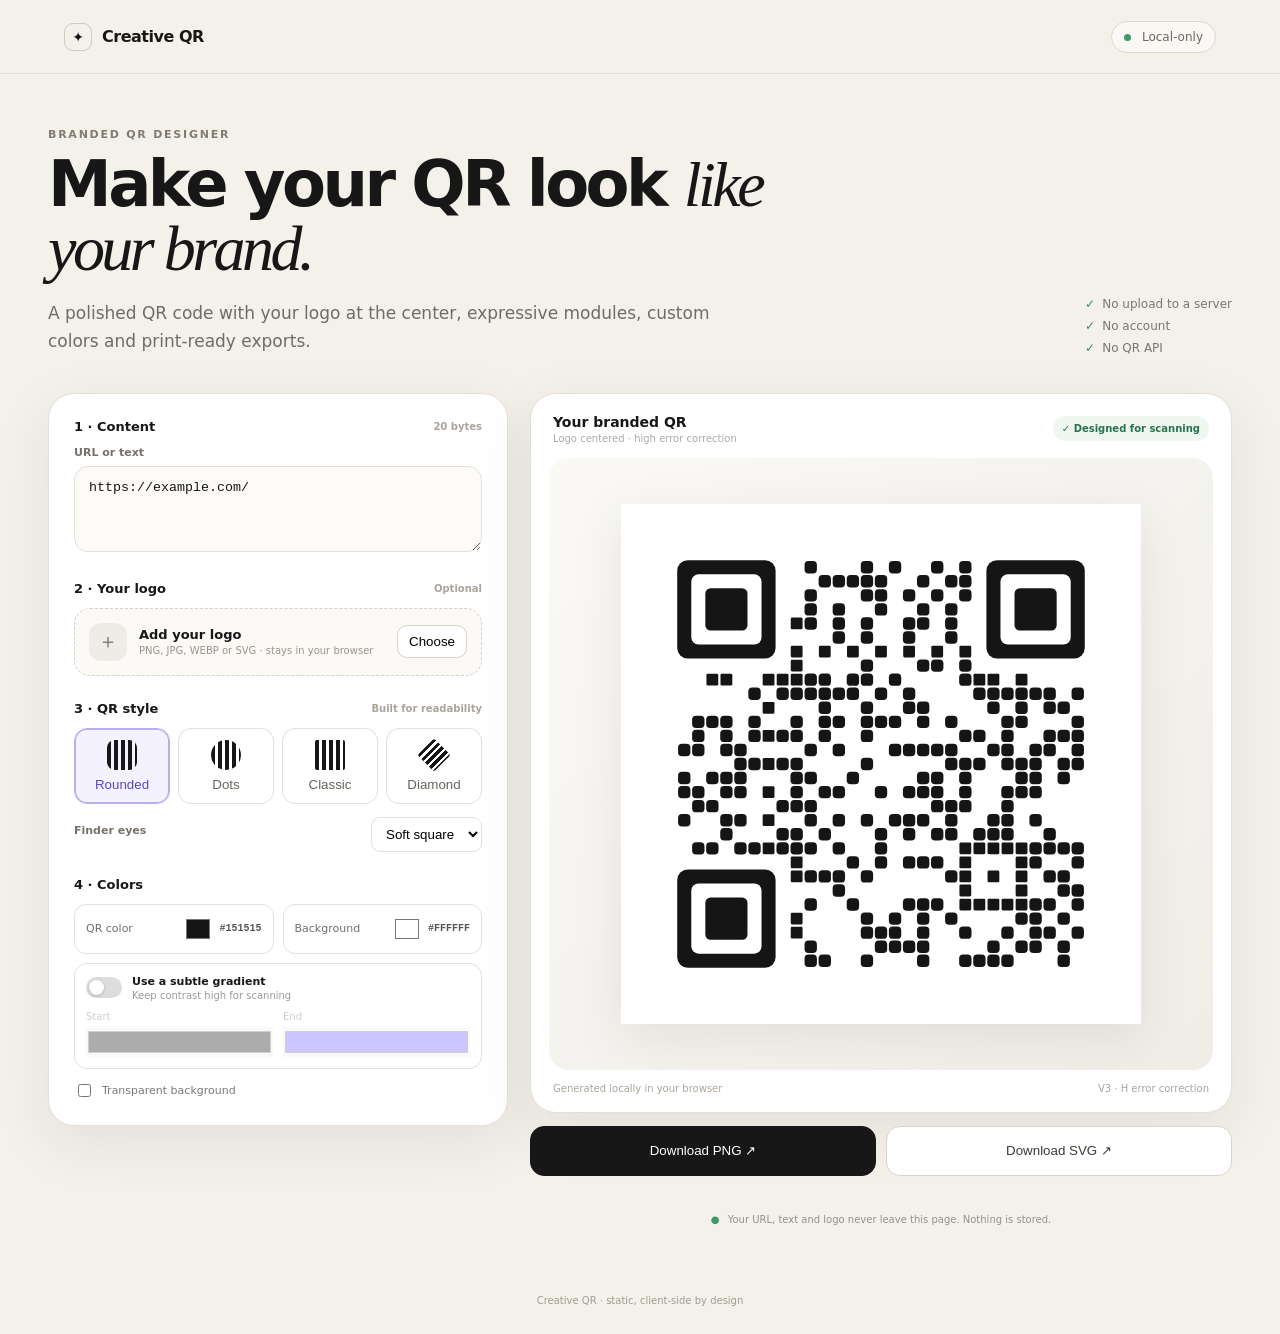
<file: index.html>
<!doctype html>
<html lang="en">
<head>
<meta charset="utf-8"><meta name="viewport" content="width=device-width,initial-scale=1">
<meta name="theme-color" content="#f4f1eb"><title>Creative QR — branded QR designer</title>
<style>
:root{--paper:#f4f1eb;--card:#fff;--ink:#171717;--muted:#77736c;--line:#e5e0d7;--accent:#6e5cf4;--accent-soft:#eeeaff;--good:#28734b;--warn:#a46714;--shadow:0 18px 60px rgba(35,30,20,.08)}*{box-sizing:border-box}html{background:var(--paper)}body{margin:0;color:var(--ink);font-family:Inter,ui-sans-serif,system-ui,-apple-system,BlinkMacSystemFont,"Segoe UI",sans-serif;min-height:100vh}.topbar{height:74px;border-bottom:1px solid rgba(30,25,18,.08);display:flex;align-items:center;justify-content:space-between;padding:0 5vw}.brand{display:flex;gap:10px;align-items:center;color:inherit;text-decoration:none;font-weight:800;letter-spacing:-.03em}.brand-mark{display:grid;place-items:center;width:28px;height:28px;border:1px solid #cfc9bf;border-radius:9px;font-size:14px}.local-badge{font-size:12px;color:#6c6861;border:1px solid #ddd7cd;background:#faf8f4;border-radius:999px;padding:8px 12px}.dot{display:inline-block;width:7px;height:7px;border-radius:50%;background:#3d9a68;margin-right:7px}.shell{max-width:1240px;margin:auto;padding:54px 28px 70px}.hero{display:flex;justify-content:space-between;gap:40px;align-items:end;margin-bottom:38px}.eyebrow{font-size:11px;font-weight:800;letter-spacing:.16em;color:#817b72;margin:0 0 12px}.hero h1{font-size:clamp(40px,5vw,68px);line-height:.98;letter-spacing:-.055em;margin:0;max-width:760px}.hero h1 em{font-family:Georgia,serif;font-weight:500}.lede{max-width:690px;color:#706c65;font-size:17px;line-height:1.6;margin:20px 0 0}.hero-points{display:flex;flex-direction:column;gap:8px;white-space:nowrap;color:#7b766e;font-size:12px}.hero-points span:before{content:'✓';margin-right:7px;color:#3b8b61}.workspace{display:grid;grid-template-columns:minmax(360px,460px) minmax(0,1fr);gap:22px;align-items:start}.card{background:var(--card);border:1px solid var(--line);border-radius:26px;box-shadow:var(--shadow)}.controls{padding:25px}.section-title{display:flex;justify-content:space-between;align-items:center;font-size:13px;font-weight:800;margin:0 0 12px}.section-title:not(:first-child){margin-top:25px}.tiny{font-size:10px;color:#aaa49a;font-weight:600}.field label,.eye-row label{display:block;font-size:11px;color:#777269;margin:0 0 7px;font-weight:700}.field textarea{width:100%;resize:vertical;border:1px solid var(--line);border-radius:14px;padding:13px 14px;font:14px/1.5 inherit;color:var(--ink);outline:none;background:#fcfbf8;min-height:86px}.field textarea:focus{border-color:#aaa1e9;box-shadow:0 0 0 3px var(--accent-soft)}.logo-upload{display:flex;align-items:center;gap:12px;border:1px dashed #d6d0c6;background:#fbfaf7;border-radius:16px;padding:14px;cursor:pointer;transition:.18s}.logo-upload:hover,.logo-upload.drag{border-color:#9e94ed;background:#f8f6ff}.upload-icon{width:38px;height:38px;border-radius:12px;background:#eeece7;display:grid;place-items:center;font-size:20px;color:#777269}.upload-copy{display:flex;flex-direction:column;gap:3px;flex:1}.upload-copy strong{font-size:13px}.upload-copy small{font-size:10px;color:#99938a}.mini-btn{border:1px solid #d8d2c8;background:#fff;border-radius:10px;padding:8px 11px;font:700 11px inherit;cursor:pointer}.logo-controls{padding:13px 2px 0}.logo-controls.disabled{display:none}.range-line{display:grid;grid-template-columns:1fr auto;gap:8px;align-items:center;font-size:12px;color:#716d66}.range-line output{font-size:11px;color:#aaa}.range-line input{grid-column:1/-1;width:100%;accent-color:var(--accent)}.segmented{display:flex;gap:6px;margin:12px 0}.seg{flex:1;border:1px solid var(--line);background:#fff;border-radius:10px;padding:8px;font:700 10px inherit;color:#777;cursor:pointer}.seg.active{border-color:#b6aef1;background:#f2efff;color:#5e50cf}.text-btn{border:0;background:none;padding:2px 0;color:#8d625c;font:700 11px inherit;cursor:pointer}.style-grid{display:grid;grid-template-columns:repeat(4,1fr);gap:8px}.style-btn{border:1px solid var(--line);background:#fff;border-radius:13px;padding:11px 5px;display:flex;align-items:center;gap:7px;justify-content:center;flex-direction:column;font:700 10px inherit;color:#67635c;cursor:pointer}.style-btn.active{border-color:#b7aff0;background:#f5f2ff;color:#5548c8;box-shadow:inset 0 0 0 1px #b7aff0}.style-preview{display:block;width:30px;height:30px;position:relative;background:repeating-linear-gradient(90deg,#171717 0 4px,transparent 4px 7px);border-radius:8px}.circle-preview{border-radius:50%}.square-preview{border-radius:2px}.diamond-preview{transform:scale(.78) rotate(45deg);border-radius:3px}.eye-row{display:flex;align-items:center;justify-content:space-between;margin-top:13px}.eye-row select{border:1px solid var(--line);background:#fff;border-radius:9px;padding:8px 10px;font:11px inherit}.color-grid{display:grid;grid-template-columns:1fr 1fr;gap:9px}.color-field{display:flex;justify-content:space-between;align-items:center;border:1px solid var(--line);border-radius:12px;padding:10px 11px;font-size:11px;color:#716d66}.color-field>span:last-child{display:flex;align-items:center;gap:7px}.color-field input{width:28px;height:28px;padding:0;border:0;background:none;cursor:pointer}.color-field code{font:600 10px ui-monospace,SFMono-Regular,Menlo,monospace;color:#555}.gradient-card{margin-top:9px;border:1px solid var(--line);border-radius:13px;padding:11px}.toggle-line{display:flex;gap:10px;align-items:center}.toggle-line strong{display:block;font-size:11px}.toggle-line small{display:block;color:#999;font-size:10px;margin-top:2px}.switch{position:relative;width:36px;height:21px;display:block}.switch input{display:none}.switch span{position:absolute;inset:0;border-radius:20px;background:#ddd}.switch span:after{content:'';position:absolute;width:15px;height:15px;top:3px;left:3px;background:white;border-radius:50%;transition:.15s;box-shadow:0 1px 3px #aaa}.switch input:checked+span{background:var(--accent)}.switch input:checked+span:after{transform:translateX(15px)}.gradient-colors{display:flex;gap:10px;padding-top:10px}.gradient-colors.disabled{opacity:.35;pointer-events:none}.gradient-colors label{flex:1;font-size:10px;color:#777}.gradient-colors input{display:block;margin-top:5px;width:100%;height:30px;border:0;padding:0}.check-line{display:flex;gap:8px;align-items:center;margin-top:12px;font-size:11px;color:#777}.check-line input{accent-color:var(--accent)}.preview-col{min-width:0}.preview-card{padding:18px}.preview-head{display:flex;align-items:center;justify-content:space-between;padding:2px 4px 14px}.preview-title{display:block;font-size:14px;font-weight:800}.preview-sub{display:block;font-size:10px;color:#aaa;margin-top:3px}.status{font-size:10px;border-radius:999px;padding:7px 9px;font-weight:800}.status.good{background:#eef8f1;color:var(--good)}.status.warn{background:#fff6e8;color:var(--warn)}.status.bad{background:#fff0ef;color:#a24f49}.preview{min-height:610px;border-radius:20px;background:linear-gradient(135deg,#faf9f6,#f0ede7);display:grid;place-items:center;overflow:hidden;padding:46px}.preview svg{width:min(100%,520px);height:auto;display:block;filter:drop-shadow(0 14px 24px rgba(20,18,12,.08))}.empty{color:#9b968d;font-size:13px}.preview-foot{display:flex;justify-content:space-between;padding:13px 4px 0;color:#aaa39a;font-size:10px}.download-row{display:grid;grid-template-columns:1fr 1fr;gap:10px;margin-top:13px}.download{height:50px;border:1px solid #d9d3ca;background:#fff;border-radius:14px;font:800 12px inherit;color:#3f3b35;cursor:pointer}.download.primary{background:#171717;color:#fff;border-color:#171717}.download:hover{transform:translateY(-1px)}.message{min-height:18px;color:#a24f49;font-size:11px;margin:10px 3px}.privacy-note{font-size:10px;color:#969088;text-align:center;margin-top:9px}.privacy-note span{color:#3d9a68;margin-right:5px}footer{text-align:center;color:#a19b92;font-size:10px;padding:0 0 28px}@media(max-width:900px){.hero{align-items:start;flex-direction:column}.hero-points{flex-direction:row;flex-wrap:wrap}.workspace{grid-template-columns:1fr}.preview{min-height:500px}}@media(max-width:560px){.shell{padding:32px 15px 50px}.topbar{padding:0 18px}.hero h1{font-size:42px}.controls{padding:18px;border-radius:20px}.style-grid{grid-template-columns:repeat(2,1fr)}.preview{min-height:390px;padding:22px}.download-row{grid-template-columns:1fr}.color-grid{grid-template-columns:1fr}.hero-points{font-size:10px}.preview-head{align-items:start;gap:10px}}

</style>
</head>
<body>
<header class="topbar"><a class="brand" href="#" aria-label="Creative QR home"><span class="brand-mark">✦</span><span>Creative QR</span></a><span class="local-badge"><span class="dot"></span> Local-only</span></header>
<main class="shell">
<section class="hero"><div><p class="eyebrow">BRANDED QR DESIGNER</p><h1>Make your QR look <em>like your brand.</em></h1><p class="lede">A polished QR code with your logo at the center, expressive modules, custom colors and print-ready exports.</p></div><div class="hero-points"><span>No upload to a server</span><span>No account</span><span>No QR API</span></div></section>
<div class="workspace">
<section class="controls card">
  <div class="section-title"><span>1 · Content</span><span class="tiny" id="charCount">0 bytes</span></div>
  <div class="field"><label for="content">URL or text</label><textarea id="content" rows="3" spellcheck="false">https://example.com/</textarea></div>

  <div class="section-title"><span>2 · Your logo</span><span class="tiny">Optional</span></div>
  <div class="logo-upload" id="logoDrop">
    <input id="logoFile" type="file" accept="image/png,image/jpeg,image/webp,image/svg+xml" hidden>
    <div class="upload-icon">＋</div><div class="upload-copy"><strong id="uploadTitle">Add your logo</strong><small id="uploadHint">PNG, JPG, WEBP or SVG · stays in your browser</small></div><button type="button" id="chooseLogo" class="mini-btn">Choose</button>
  </div>
  <div class="logo-controls disabled" id="logoControls">
    <label class="range-line"><span>Logo size</span><output id="logoSizeOut">22%</output><input id="logoSize" type="range" min="14" max="30" value="22"></label>
    <div class="segmented" role="group" aria-label="Logo shape"><button class="seg active" data-logo-shape="square">Rounded square</button><button class="seg" data-logo-shape="circle">Circle</button></div>
    <button type="button" id="removeLogo" class="text-btn">Remove logo</button>
  </div>

  <div class="section-title"><span>3 · QR style</span><span class="tiny">Built for readability</span></div>
  <div class="style-grid">
    <button class="style-btn active" data-style="rounded"><span class="style-preview rounded-preview"></span><span>Rounded</span></button>
    <button class="style-btn" data-style="circle"><span class="style-preview circle-preview"></span><span>Dots</span></button>
    <button class="style-btn" data-style="square"><span class="style-preview square-preview"></span><span>Classic</span></button>
    <button class="style-btn" data-style="diamond"><span class="style-preview diamond-preview"></span><span>Diamond</span></button>
  </div>
  <div class="eye-row"><label for="eyeStyle">Finder eyes</label><select id="eyeStyle"><option value="soft">Soft square</option><option value="classic">Classic</option><option value="circle">Circle</option></select></div>

  <div class="section-title"><span>4 · Colors</span></div>
  <div class="color-grid">
    <label class="color-field"><span>QR color</span><span><input id="fg" type="color" value="#151515"><code id="fgHex">#151515</code></span></label>
    <label class="color-field"><span>Background</span><span><input id="bg" type="color" value="#ffffff"><code id="bgHex">#FFFFFF</code></span></label>
  </div>
  <div class="gradient-card"><div class="toggle-line"><label class="switch"><input id="gradient" type="checkbox"><span></span></label><div><strong>Use a subtle gradient</strong><small>Keep contrast high for scanning</small></div></div><div id="gradientColors" class="gradient-colors disabled"><label>Start <input id="ga" type="color" value="#151515"></label><label>End <input id="gb" type="color" value="#725cff"></label></div></div>
  <label class="check-line"><input id="transparent" type="checkbox"><span>Transparent background</span></label>
</section>
<section class="preview-col">
  <div class="preview-card card"><div class="preview-head"><div><span class="preview-title">Your branded QR</span><span class="preview-sub">Logo centered · high error correction</span></div><span id="status" class="status good">✓ Scan-ready</span></div><div id="preview" class="preview"><div class="empty">Generating…</div></div><div class="preview-foot"><span>Generated locally in your browser</span><span id="versionInfo">—</span></div></div>
  <div class="download-row"><button id="png" class="download primary">Download PNG <span>↗</span></button><button id="svg" class="download">Download SVG <span>↗</span></button></div>
  <p id="message" class="message"></p>
  <div class="privacy-note"><span>●</span> Your URL, text and logo never leave this page. Nothing is stored.</div>
</section>
</div>
</main><footer>Creative QR · static, client-side by design</footer>
<script>
/*
 * Creative QR — local QR encoder
 *
 * The matrix encoder is a compact browser port of the QR construction used by
 * the Python `qrcode` project (MIT), with the RS block table derived from its
 * published constants. No network requests are made by this file.
 */
(function(global) {
  'use strict';
  const RS_H = [[[1, 26, 9]], [[1, 44, 16]], [[2, 35, 13]], [[4, 25, 9]], [[2, 33, 11], [2, 34, 12]], [[4, 43, 15]], [[4, 39, 13], [1, 40, 14]], [[4, 40, 14], [2, 41, 15]], [[4, 36, 12], [4, 37, 13]], [[6, 43, 15], [2, 44, 16]], [[3, 36, 12], [8, 37, 13]], [[7, 42, 14], [4, 43, 15]], [[12, 33, 11], [4, 34, 12]], [[11, 36, 12], [5, 37, 13]], [[11, 36, 12], [7, 37, 13]], [[3, 45, 15], [13, 46, 16]], [[2, 42, 14], [17, 43, 15]], [[2, 42, 14], [19, 43, 15]], [[9, 39, 13], [16, 40, 14]], [[15, 43, 15], [10, 44, 16]], [[19, 46, 16], [6, 47, 17]], [[34, 37, 13]], [[16, 45, 15], [14, 46, 16]], [[30, 46, 16], [2, 47, 17]], [[22, 45, 15], [13, 46, 16]], [[33, 46, 16], [4, 47, 17]], [[12, 45, 15], [28, 46, 16]], [[11, 45, 15], [31, 46, 16]], [[19, 45, 15], [26, 46, 16]], [[23, 45, 15], [25, 46, 16]], [[23, 45, 15], [28, 46, 16]], [[19, 45, 15], [35, 46, 16]], [[11, 45, 15], [46, 46, 16]], [[59, 46, 16], [1, 47, 17]], [[22, 45, 15], [41, 46, 16]], [[2, 45, 15], [64, 46, 16]], [[24, 45, 15], [46, 46, 16]], [[42, 45, 15], [32, 46, 16]], [[10, 45, 15], [67, 46, 16]], [[20, 45, 15], [61, 46, 16]]];
  const ALIGN = [[], [6, 18], [6, 22], [6, 26], [6, 30], [6, 34], [6, 22, 38], [6, 24, 42], [6, 26, 46], [6, 28, 50], [6, 30, 54], [6, 32, 58], [6, 34, 62], [6, 26, 46, 66], [6, 26, 48, 70], [6, 26, 50, 74], [6, 30, 54, 78], [6, 30, 56, 82], [6, 30, 58, 86], [6, 34, 62, 90], [6, 28, 50, 72, 94], [6, 26, 50, 74, 98], [6, 30, 54, 78, 102], [6, 28, 54, 80, 106], [6, 32, 58, 84, 110], [6, 30, 58, 86, 114], [6, 34, 62, 90, 118], [6, 26, 50, 74, 98, 122], [6, 30, 54, 78, 102, 126], [6, 26, 52, 78, 104, 130], [6, 30, 56, 82, 108, 134], [6, 34, 60, 86, 112, 138], [6, 30, 58, 86, 114, 142], [6, 34, 62, 90, 118, 146], [6, 30, 54, 78, 102, 126, 150], [6, 24, 50, 76, 102, 128, 154], [6, 28, 54, 80, 106, 132, 158], [6, 32, 58, 84, 110, 136, 162], [6, 26, 54, 82, 110, 138, 166], [6, 30, 58, 86, 114, 142, 170]];
  const G15=(1<<10)|(1<<8)|(1<<5)|(1<<4)|(1<<2)|(1<<1)|1;
  const G18=(1<<12)|(1<<11)|(1<<10)|(1<<9)|(1<<8)|(1<<5)|(1<<2)|1;
  const G15_MASK=(1<<14)|(1<<12)|(1<<10)|(1<<4)|(1<<1);
  const ECC_FORMAT=2; // QR H error correction format bits 10.

  function bchDigit(x) { let n=0; while(x){n++;x>>>=1;} return n; }
  function bchTypeInfo(data) { let d=data<<10; while(bchDigit(d)-bchDigit(G15)>=0) d ^= G15 << (bchDigit(d)-bchDigit(G15)); return ((data<<10)|d)^G15_MASK; }
  function bchTypeNumber(data) { let d=data<<12; while(bchDigit(d)-bchDigit(G18)>=0) d ^= G18 << (bchDigit(d)-bchDigit(G18)); return (data<<12)|d; }
  function maskFunc(p,i,j) {
    if(p===0) return (i+j)%2===0; if(p===1) return i%2===0; if(p===2) return j%3===0;
    if(p===3) return (i+j)%3===0; if(p===4) return (Math.floor(i/2)+Math.floor(j/3))%2===0;
    if(p===5) return ((i*j)%2+(i*j)%3)===0; if(p===6) return (((i*j)%2+(i*j)%3)%2)===0;
    return (((i*j)%3+(i+j)%2)%2)===0;
  }
  class Bits { constructor(){this.a=[];this.n=0;} put(v,n){for(let i=n-1;i>=0;i--)this.putBit(((v>>>i)&1)!==0);} putBit(bit){const k=this.n>>3;if(this.a.length<=k)this.a.push(0);if(bit)this.a[k]|=0x80>>(this.n&7);this.n++;} get(i){return ((this.a[i>>3]>>(7-(i&7)))&1)!==0;} }

  function utf8(s) { const out=[]; for(const ch of s) { const cp=ch.codePointAt(0); if(cp<=0x7f) out.push(cp); else if(cp<=0x7ff) out.push(0xc0|(cp>>6),0x80|(cp&63)); else if(cp<=0xffff) out.push(0xe0|(cp>>12),0x80|((cp>>6)&63),0x80|(cp&63)); else out.push(0xf0|(cp>>18),0x80|((cp>>12)&63),0x80|((cp>>6)&63),0x80|(cp&63)); } return out; }
  function gfMul(a,b) { let r=0; for(let i=0;i<8;i++){if(b&1)r^=a; const hi=a&0x80;a=(a<<1)&255;if(hi)a^=0x1d;b>>>=1;} return r; }
  function rsGenerator(deg) { let g=[1]; for(let i=0;i<deg;i++){const root=(()=>{let x=1;for(let k=0;k<i;k++)x=gfMul(x,2);return x;})(); const ng=new Array(g.length+1).fill(0); for(let j=0;j<g.length;j++){ng[j]^=g[j];ng[j+1]^=gfMul(g[j],root);} g=ng;} return g.slice(1); }
  const GEN=Array.from({length:31},(_,d)=>d?rsGenerator(d):[]);
  function rsRemainder(data, ec) { const gen=GEN[ec], r=new Uint8Array(ec); for(const b of data){const f=b^r[0]; r.copyWithin(0,1);r[ec-1]=0;for(let j=0;j<ec;j++)r[j]^=gfMul(gen[j],f);} return Array.from(r); }

  function blocksFor(v) { const e=RS_H[v-1], a=[]; for(const g of e) for(let i=0;i<g[0];i++) a.push({total:g[1],data:g[2]}); return a; }
  function dataCodewords(bytes,v) {
    const blocks=blocksFor(v), cap=blocks.reduce((s,b)=>s+b.data,0)*8;
    const bits=new Bits(); bits.put(0x4,4); bits.put(bytes.length,v<10?8:16); for(const b of bytes)bits.put(b,8);
    if(bits.n>cap) return null; for(let i=0;i<Math.min(4,cap-bits.n);i++)bits.putBit(false); while(bits.n%8)bits.putBit(false);
    let pad=true; while(bits.n<cap){bits.put(pad?0xec:0x11,8);pad=!pad;}
    const dc=[]; for(let off=0;off<bits.a.length;){ const count=blocks[dc.length]?.data; if(count===undefined)break; dc.push(bits.a.slice(off,off+count)); off+=count; }
    // The slice above groups bytes in data-block order.
    const ecs=[]; let off=0; for(const b of blocks){const d=bits.a.slice(off,off+b.data);off+=b.data;ecs.push(rsRemainder(d,b.total-b.data));}
    const out=[]; const maxD=Math.max(...blocks.map(b=>b.data)), maxE=Math.max(...blocks.map(b=>b.total-b.data));
    for(let i=0;i<maxD;i++)for(let k=0;k<dc.length;k++)if(i<dc[k].length)out.push(dc[k][i]);
    for(let i=0;i<maxE;i++)for(let k=0;k<ecs.length;k++)if(i<ecs[k].length)out.push(ecs[k][i]);
    return out;
  }

  function blank(v) { const n=17+4*v, m=Array.from({length:n},()=>Array(n).fill(null)); const fn=Array.from({length:n},()=>Array(n).fill(false));
    const set=(x,y,val,id=true)=>{if(x>=0&&y>=0&&x<n&&y<n){m[y][x]=val;fn[y][x]=id;}};
    const finder=(ox,oy)=>{for(let dy=-1;dy<=7;dy++)for(let dx=-1;dx<=7;dx++){let val=false;if(dx>=0&&dx<=6&&dy>=0&&dy<=6&&(dx===0||dx===6||dy===0||dy===6||(dx>=2&&dx<=4&&dy>=2&&dy<=4)))val=true;set(ox+dx,oy+dy,val);}};
    finder(0,0);finder(n-7,0);finder(0,n-7);
    const ac=ALIGN[v-1]||[]; for(const y of ac)for(const x of ac){if(m[y][x]!==null)continue;for(let dy=-2;dy<=2;dy++)for(let dx=-2;dx<=2;dx++)set(x+dx,y+dy,Math.max(Math.abs(dx),Math.abs(dy))===2||(dx===0&&dy===0));}
    for(let i=8;i<n-8;i++){if(m[6][i]===null)set(i,6,i%2===0);if(m[i][6]===null)set(6,i,i%2===0);}
    // reserve format/version info
    for(let i=0;i<15;i++){ if(i<6)set(8,i,false);else if(i<8)set(8,i+1,false);else set(8,n-15+i,false); if(i<8)set(n-i-1,8,false);else if(i<9)set(15-i,8,false);else set(15-i-1,8,false); }
    set(8,n-8,true);
    if(v>=7){const bits=bchTypeNumber(v);for(let i=0;i<18;i++){const bit=((bits>>>i)&1)!==0;const a=Math.floor(i/3),b=i%3+n-8-3;set(b,a,bit);set(a,b,bit);}}
    return {m,fn,n};
  }
  function drawFormat(m,fn,v,mask,test=false) { const n=17+4*v,bits=bchTypeInfo((ECC_FORMAT<<3)|mask);for(let i=0;i<15;i++){const bit=!test&&((bits>>>i)&1)!==0;if(i<6)m[i][8]=bit;else if(i<8)m[i+1][8]=bit;else m[n-15+i][8]=bit;if(i<8)m[8][n-i-1]=bit;else if(i<9)m[8][15-i]=bit;else m[8][15-i-1]=bit;fn[i<6?i:i<8?i+1:n-15+i][8]=true;fn[8][i<8?n-i-1:i<9?15-i:15-i-1]=true;} m[n-8][8]=!test;fn[n-8][8]=true; }
  function mapData(m,fn,data,mask) { const n=m.length;let row=n-1,inc=-1,bi=7,by=0;for(let col=n-1;col>0;col-=2){if(col===6)col--;while(true){for(const c of [col,col-1])if(!fn[row][c]){let dark=by<data.length?((data[by]>>>bi)&1)!==0:false;if(maskFunc(mask,row,c))dark=!dark;m[row][c]=dark;bi--;if(bi<0){by++;bi=7;}}row+=inc;if(row<0||row>=n){row-=inc;inc=-inc;break;}}}}
  function penalty(m) { const n=m.length;let p=0;for(let y=0;y<n;y++){let run=1;for(let x=1;x<n;x++){if(m[y][x]===m[y][x-1])run++;else{if(run>=5)p+=3+run-5;run=1;}}if(run>=5)p+=3+run-5;}for(let x=0;x<n;x++){let run=1;for(let y=1;y<n;y++){if(m[y][x]===m[y-1][x])run++;else{if(run>=5)p+=3+run-5;run=1;}}if(run>=5)p+=3+run-5;}for(let y=0;y<n-1;y++)for(let x=0;x<n-1;x++){const s=m[y][x]+m[y][x+1]+m[y+1][x]+m[y+1][x+1];if(s===0||s===4)p+=3;}
    const pat=(a)=>a.join('')==='10111010000'||a.join('')==='00001011101';for(let y=0;y<n;y++)for(let x=0;x<=n-11;x++)if(pat(m[y].slice(x,x+11).map(Boolean)))p+=40;for(let x=0;x<n;x++)for(let y=0;y<=n-11;y++){let a=[];for(let k=0;k<11;k++)a.push(!!m[y+k][x]);if(pat(a))p+=40;}
    let dark=0;for(const r of m)for(const b of r)if(b)dark++;p+=Math.floor(Math.abs(dark*100/(n*n)-50)/5)*10;return p;
  }
  function makeMatrix(bytes,v,mask,test=false){const q=blank(v);drawFormat(q.m,q.fn,v,mask,test);const data=dataCodewords(bytes,v);mapData(q.m,q.fn,data,mask);return q;}
  function encode(text, minVersion=1) { const bytes=utf8(text);let version=Math.max(1,Math.min(40,minVersion));while(version<=40&&!dataCodewords(bytes,version))version++;if(version>40)throw new Error(`This content is ${bytes.length.toLocaleString()} bytes. A version 40 QR with high error correction can hold about ${blocksFor(40).reduce((s,b)=>s+b.data,0).toLocaleString()} bytes in this encoder. Try a shorter URL or text.`);let bestMask=0,bestP=Infinity;for(let mask=0;mask<8;mask++){const q=makeMatrix(bytes,version,mask,true);const p=penalty(q.m);if(p<bestP){bestP=p;bestMask=mask;}}const final=makeMatrix(bytes,version,bestMask,false);return {...final,version,mask:bestMask,bytes:bytes.length}; }
  global.CreativeQR={encode,versionCapacity:(v)=>blocksFor(v).reduce((s,b)=>s+b.data,0)};
})(window);

</script>
<script>
const $=s=>document.querySelector(s), $$=s=>[...document.querySelectorAll(s)];
const content=$('#content'),preview=$('#preview'),message=$('#message'),status=$('#status');
const state={style:'rounded',eye:'soft',fg:'#151515',bg:'#ffffff',gradient:false,transparent:false,ga:'#151515',gb:'#725cff',logo:null,logoShape:'square',logoSize:22,qr:null,svg:''};
let timer=0;

function hexInput(id,key,out){$(id).addEventListener('input',e=>{state[key]=e.target.value;$(out).textContent=e.target.value.toUpperCase();render()})}
hexInput('#fg','fg','#fgHex');hexInput('#bg','bg','#bgHex');
$$('.style-btn').forEach(b=>b.addEventListener('click',()=>{state.style=b.dataset.style;$$('.style-btn').forEach(x=>x.classList.toggle('active',x===b));render()}));
$$('.seg').forEach(b=>b.addEventListener('click',()=>{state.logoShape=b.dataset.logoShape;$$('.seg').forEach(x=>x.classList.toggle('active',x===b));render()}));
$('#eyeStyle').addEventListener('change',e=>{state.eye=e.target.value;render()});
$('#gradient').addEventListener('change',e=>{state.gradient=e.target.checked;$('#gradientColors').classList.toggle('disabled',!state.gradient);render()});
$('#transparent').addEventListener('change',e=>{state.transparent=e.target.checked;render()});
$('#ga').addEventListener('input',e=>{state.ga=e.target.value;render()});$('#gb').addEventListener('input',e=>{state.gb=e.target.value;render()});
content.addEventListener('input',()=>{clearTimeout(timer);timer=setTimeout(render,90)});
$('#logoSize').addEventListener('input',e=>{state.logoSize=+e.target.value;$('#logoSizeOut').textContent=`${state.logoSize}%`;render()});

const drop=$('#logoDrop'),file=$('#logoFile');
$('#chooseLogo').addEventListener('click',e=>{e.stopPropagation();file.click()});drop.addEventListener('click',e=>{if(e.target.id!=='chooseLogo')file.click()});
['dragenter','dragover'].forEach(ev=>drop.addEventListener(ev,e=>{e.preventDefault();drop.classList.add('drag')}));['dragleave','drop'].forEach(ev=>drop.addEventListener(ev,e=>{e.preventDefault();drop.classList.remove('drag')}));
drop.addEventListener('drop',e=>{const f=e.dataTransfer.files[0];if(f)loadLogo(f)});file.addEventListener('change',e=>{const f=e.target.files[0];if(f)loadLogo(f)});
$('#removeLogo').addEventListener('click',()=>{state.logo=null;file.value='';$('#logoControls').classList.add('disabled');$('#uploadTitle').textContent='Add your logo';$('#uploadHint').textContent='PNG, JPG, WEBP or SVG · stays in your browser';render()});

function loadLogo(f){if(!/^image\/(png|jpeg|webp|svg\+xml)$/.test(f.type)){message.textContent='Please choose a PNG, JPG, WEBP or SVG logo.';return}if(f.size>6*1024*1024){message.textContent='That logo is larger than 6 MB. Please choose a smaller file.';return}const r=new FileReader();r.onload=()=>{const img=new Image();img.onload=()=>{const max=1200,scale=Math.min(1,max/img.naturalWidth,max/img.naturalHeight),w=Math.max(1,Math.round(img.naturalWidth*scale)),h=Math.max(1,Math.round(img.naturalHeight*scale));const c=document.createElement('canvas');c.width=w;c.height=h;const x=c.getContext('2d');x.drawImage(img,0,0,w,h);state.logo=c.toDataURL('image/png');$('#logoControls').classList.remove('disabled');$('#uploadTitle').textContent=f.name;$('#uploadHint').textContent='Loaded locally · ready to style';render()};img.onerror=()=>{message.textContent='That logo could not be read. Try a PNG or JPG.'};img.src=r.result};r.readAsDataURL(f)}

function modulePath(style,x,y,s){const cx=x+s/2,cy=y+s/2;if(style==='circle')return `<circle cx="${cx.toFixed(3)}" cy="${cy.toFixed(3)}" r="${(s*.42).toFixed(3)}"/>`;if(style==='diamond')return `<path d="M ${cx.toFixed(3)} ${y.toFixed(3)} L ${(x+s).toFixed(3)} ${cy.toFixed(3)} L ${cx.toFixed(3)} ${(y+s).toFixed(3)} L ${x.toFixed(3)} ${cy.toFixed(3)} Z"/>`;const r=style==='rounded'?s*.28:0;return `<rect x="${(x+s*.06).toFixed(3)}" y="${(y+s*.06).toFixed(3)}" width="${(s*.88).toFixed(3)}" height="${(s*.88).toFixed(3)}" rx="${r.toFixed(3)}"/>`}
function eyeShape(x,y,s,style,fill,bg){if(style==='circle'){return `<circle cx="${x+3.5*s}" cy="${y+3.5*s}" r="3.5" fill="${fill}"/><circle cx="${x+3.5*s}" cy="${y+3.5*s}" r="2.05" fill="${bg}"/><circle cx="${x+3.5*s}" cy="${y+3.5*s}" r="1" fill="${fill}"/>`}
const r=style==='soft'?'.75':'.15';return `<rect x="${x}" y="${y}" width="${7*s}" height="${7*s}" rx="${r*s}" fill="${fill}"/><rect x="${x+s}" y="${y+s}" width="${5*s}" height="${5*s}" rx="${r*s*.7}" fill="${bg}"/><rect x="${x+2*s}" y="${y+2*s}" width="${3*s}" height="${3*s}" rx="${r*s*.5}" fill="${fill}"/>`}
function buildSvg(qr){const n=qr.n,qz=4,total=n+qz*2,fg=state.gradient?'url(#g)':state.fg,bg=state.bg;let s=`<svg xmlns="http://www.w3.org/2000/svg" viewBox="0 0 ${total} ${total}" role="img" aria-label="Branded QR code">`;if(state.gradient)s+=`<defs><linearGradient id="g" x1="0" y1="0" x2="1" y2="1"><stop offset="0" stop-color="${state.ga}"/><stop offset="1" stop-color="${state.gb}"/></linearGradient></defs>`;if(!state.transparent)s+=`<rect width="${total}" height="${total}" fill="${bg}"/>`;s+=`<g fill="${fg}">`;
for(let y=0;y<n;y++)for(let x=0;x<n;x++)if(qr.m[y][x] && !qr.fn[y][x])s+=modulePath(state.style,qz+x,qz+y,1);
s+='</g>';
s+=`<g>`+eyeShape(qz,qz,1,state.eye,fg,bg)+eyeShape(qz+n-7,qz,1,state.eye,fg,bg)+eyeShape(qz,qz+n-7,1,state.eye,fg,bg)+`</g>`;
// Preserve protected QR areas (timing, alignment, format/version) exactly as encoded.
s+=`<g fill="${fg}">`;for(let y=0;y<n;y++)for(let x=0;x<n;x++){if(!qr.fn[y][x]||!qr.m[y][x])continue;if((x<8&&y<8)||(x>=n-8&&y<8)||(x<8&&y>=n-8))continue;s+=`<rect x="${qz+x+.08}" y="${qz+y+.08}" width=".84" height=".84" rx=".1"/>`}s+='</g>';
if(state.logo){const center=total/2,size=total*(state.logoSize/100),pad=size*.13,outer=size+pad*2;const x=center-outer/2,y=center-outer/2,r=state.logoShape==='circle'?outer/2:outer*.18;s+=`<g><rect x="${x.toFixed(3)}" y="${y.toFixed(3)}" width="${outer.toFixed(3)}" height="${outer.toFixed(3)}" rx="${r.toFixed(3)}" fill="${bg}"/>`;const ir=state.logoShape==='circle'?size/2:size*.14;s+=`<image href="${state.logo}" x="${(center-size/2).toFixed(3)}" y="${(center-size/2).toFixed(3)}" width="${size.toFixed(3)}" height="${size.toFixed(3)}" preserveAspectRatio="xMidYMid meet" clip-path="url(#logoClip)"/>`;s+=`<defs><clipPath id="logoClip"><rect x="${(center-size/2).toFixed(3)}" y="${(center-size/2).toFixed(3)}" width="${size.toFixed(3)}" height="${size.toFixed(3)}" rx="${ir.toFixed(3)}"/></clipPath></defs></g>`}
s+='</svg>';return s}

function contrastRatio(a,b){const lum=h=>{const c=h.slice(1).match(/../g).map(x=>parseInt(x,16)/255).map(v=>v<=.03928?v/12.92:Math.pow((v+.055)/1.055,2.4));return .2126*c[0]+.7152*c[1]+.0722*c[2]};const A=lum(a),B=lum(b);return (Math.max(A,B)+.05)/(Math.min(A,B)+.05)}
async function validate(svg,text){if(!('BarcodeDetector' in window))return null;try{const d=new BarcodeDetector({formats:['qr_code']}),img=new Image(),u=URL.createObjectURL(new Blob([svg],{type:'image/svg+xml'}));await new Promise((res,rej)=>{img.onload=res;img.onerror=rej;img.src=u});const c=document.createElement('canvas');c.width=c.height=1400;const x=c.getContext('2d');if(!state.transparent){x.fillStyle=state.bg;x.fillRect(0,0,1400,1400)}x.drawImage(img,0,0,1400,1400);URL.revokeObjectURL(u);const hits=await d.detect(c);return hits.some(h=>h.rawValue===text)}catch{return null}}
async function render(){message.textContent='';const value=content.value;const byteLen=new TextEncoder().encode(value).length; $('#charCount').textContent=`${byteLen.toLocaleString()} bytes`;if(!value.trim()){preview.innerHTML='<div class="empty">Enter a URL or text to begin.</div>';status.className='status warn';status.textContent='⚠ Empty input';return}try{const qr=CreativeQR.encode(value,1);state.qr=qr;state.svg=buildSvg(qr);preview.innerHTML=state.svg;$('#versionInfo').textContent=`V${qr.version} · H error correction`;if(!state.gradient&&contrastRatio(state.fg,state.bg)<4.5){status.className='status warn';status.textContent='⚠ Low contrast'}else{const v=await validate(state.svg,value);if(v===true){status.className='status good';status.textContent='✓ Scan-ready'}else if(v===false&&state.logoSize>24){status.className='status warn';status.textContent='⚠ Logo is large — reduce it'}else{status.className='status good';status.textContent='✓ Designed for scanning'}}}catch(e){state.qr=null;state.svg='';preview.innerHTML='<div class="empty">We could not fit this content into a QR code.</div>';status.className='status bad';status.textContent='⚠ QR generation failed';message.textContent=e.message||'Try a shorter URL or text.'}}
function download(blob,name){const u=URL.createObjectURL(blob),a=document.createElement('a');a.href=u;a.download=name;a.click();setTimeout(()=>URL.revokeObjectURL(u),700)}
$('#svg').addEventListener('click',()=>{if(state.svg)download(new Blob([state.svg],{type:'image/svg+xml;charset=utf-8'}),`creative-qr-branded.svg`)});
$('#png').addEventListener('click',()=>{if(!state.svg)return;const img=new Image(),u=URL.createObjectURL(new Blob([state.svg],{type:'image/svg+xml'}));img.onload=()=>{const c=document.createElement('canvas');c.width=c.height=2400;const x=c.getContext('2d');if(!state.transparent){x.fillStyle=state.bg;x.fillRect(0,0,2400,2400)}x.drawImage(img,0,0,2400,2400);c.toBlob(b=>{if(b)download(b,'creative-qr-branded.png');else message.textContent='PNG export failed.';URL.revokeObjectURL(u)},'image/png')};img.onerror=()=>{URL.revokeObjectURL(u);message.textContent='PNG export failed in this browser.'};img.src=u});
$('#logoSizeOut').textContent='22%';render();

</script>
</body></html>
</file>
